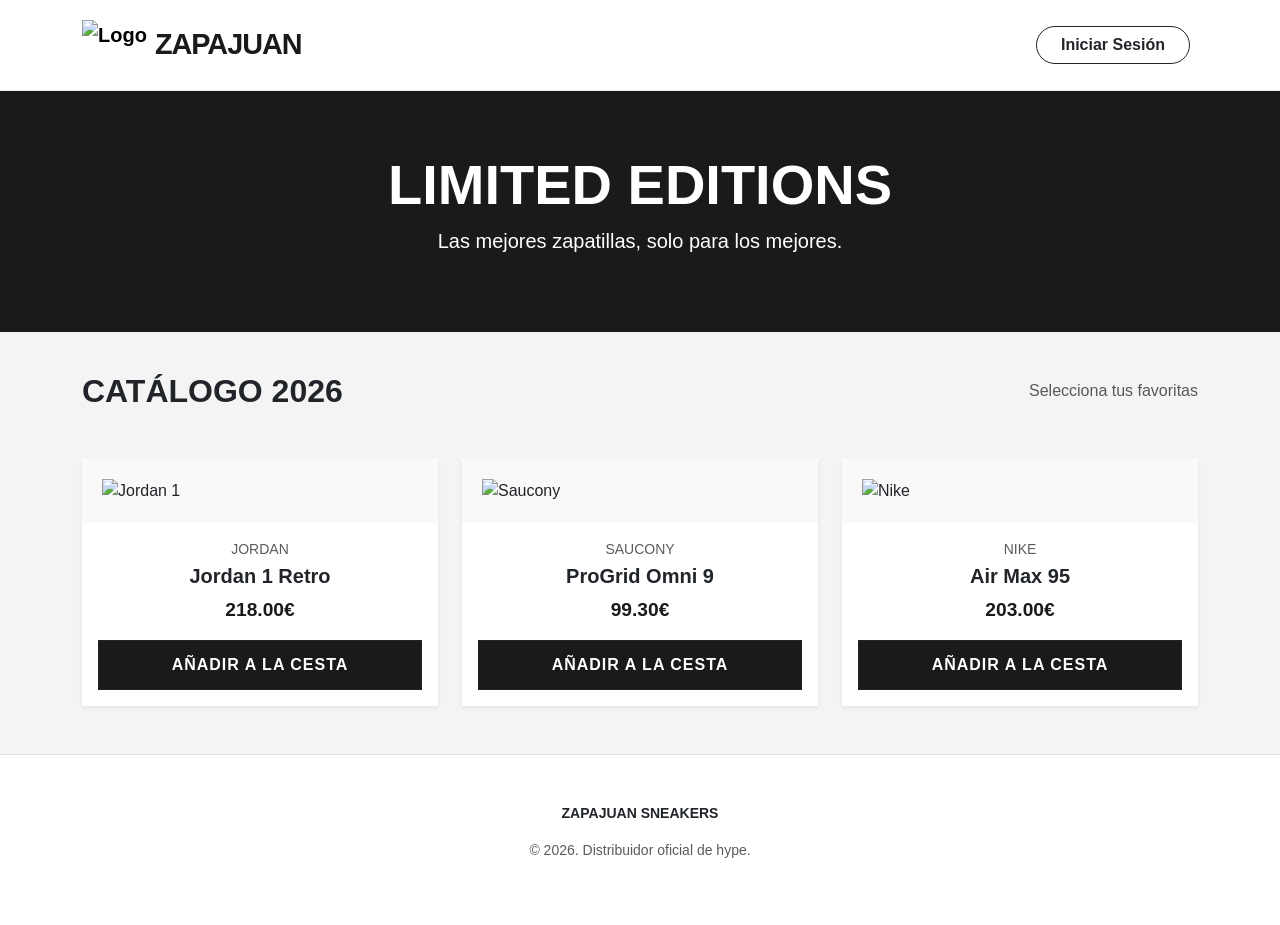
<file: src/main/resources/templates/html/index.html>
<!DOCTYPE html>
<html lang="es" xmlns:th="http://www.thymeleaf.org">
<head>
    <meta charset="UTF-8">
    <meta name="viewport" content="width=device-width, initial-scale=1.0">
    <link href="https://cdn.jsdelivr.net/npm/bootstrap@5.3.0/dist/css/bootstrap.min.css" rel="stylesheet">
    <link rel="stylesheet" href="https://cdn.jsdelivr.net/npm/bootstrap-icons@1.11.0/font/bootstrap-icons.css">
    <link rel="stylesheet" th:href="@{/css/index.css}">
    <title>ZapaJuan | Premium Sneaker Shop</title>
    <style>
        :root { --main-dark: #1a1a1a; }
        body { font-family: 'Inter', sans-serif; background-color: #f4f4f4; }
        
        /* Navbar Minimalista */
        .custom-navbar { background: white; padding: 15px 0; border-bottom: 1px solid #eee; }
        .brand-text { letter-spacing: -1px; font-size: 1.8rem; color: var(--main-dark); }
        
        /* Cards Estilo Boutique */
        .card { 
            border-radius: 0; /* Estilo moderno cuadrado */
            transition: transform 0.3s ease, shadow 0.3s ease;
            overflow: hidden;
            border: 1px solid #eee;
        }
        .card:hover { 
            transform: translateY(-10px); 
            box-shadow: 0 20px 40px rgba(0,0,0,0.1) !important;
        }
        .card-img-top {
            padding: 20px;
            background: #f9f9f9;
            transition: background 0.3s;
        }
        .card:hover .card-img-top { background: #fff; }
        
        .btn-dark {
            background: var(--main-dark);
            border-radius: 0;
            text-transform: uppercase;
            font-weight: bold;
            letter-spacing: 1px;
            padding: 12px;
        }

        /* Banner de Hero */
        .hero-banner {
            background: var(--main-dark);
            color: white;
            padding: 60px 0;
            margin-bottom: 40px;
            text-align: center;
        }

        /* Badge de precio */
        .price-tag {
            font-size: 1.2rem;
            color: var(--main-dark);
            font-weight: 800;
        }

        /* Botón de Checkout Flotante (Reemplaza al icono del carrito) */
        .floating-checkout {
            position: fixed;
            bottom: 30px;
            right: 30px;
            z-index: 1000;
            display: none; /* Se activa por JS */
        }
    </style>
</head>
<body>

    <nav class="navbar navbar-expand-lg sticky-top custom-navbar">
        <div class="container">
            <a class="navbar-brand fw-bold d-flex align-items-center" th:href="@{/}">
                <img th:src="@{/imagenes/logoTienda.png}" alt="Logo" style="height: 50px;">
                <span class="brand-text ms-2">ZAPAJUAN</span>
            </a>
            
            <div class="ms-auto d-flex align-items-center">
                <a class="btn btn-outline-dark me-2 px-4 rounded-pill fw-bold" th:href="@{/login}">
                    Iniciar Sesión
                </a>
            </div>
        </div>
    </nav>

    <header class="hero-banner">
        <div class="container">
            <h1 class="display-4 fw-bold">LIMITED EDITIONS</h1>
            <p class="lead">Las mejores zapatillas, solo para los mejores.</p>
        </div>
    </header>

    <main class="container">
        <div class="d-flex justify-content-between align-items-center mb-5">
            <h2 class="fw-bold m-0">CATÁLOGO 2026</h2>
            <span class="text-muted" id="items-info">Selecciona tus favoritas</span>
        </div>

        <div class="row g-4">
            <div class="col-md-6 col-lg-4">
                <div class="card h-100 shadow-sm border-0">
                    <img th:src="@{/imagenes/jordan_1_retro.png}" class="card-img-top" alt="Jordan 1">
                    <div class="card-body text-center">
                        <p class="text-uppercase text-muted small mb-1">Jordan</p>
                        <h5 class="fw-bold">Jordan 1 Retro</h5>
                        <p class="price-tag">218.00€</p>
                        <button class="btn btn-dark w-100 btn-add-cart" data-id="1" data-nombre="Jordan 1 Retro" data-precio="218">
                            Añadir a la cesta
                        </button>
                    </div>
                </div>
            </div>

            <div class="col-md-6 col-lg-4">
                <div class="card h-100 shadow-sm border-0">
                    <img th:src="@{/imagenes/Saucony_ProGrid_Omni_9.jpg}" class="card-img-top" alt="Saucony">
                    <div class="card-body text-center">
                        <p class="text-uppercase text-muted small mb-1">Saucony</p>
                        <h5 class="fw-bold">ProGrid Omni 9</h5>
                        <p class="price-tag">99.30€</p>
                        <button class="btn btn-dark w-100 btn-add-cart" data-id="2" data-nombre="ProGrid Omni 9" data-precio="99.30">
                            Añadir a la cesta
                        </button>
                    </div>
                </div>
            </div>

            <div class="col-md-6 col-lg-4">
                <div class="card h-100 shadow-sm border-0">
                    <img th:src="@{/imagenes/arimax.jpg}" class="card-img-top" alt="Nike">
                    <div class="card-body text-center">
                        <p class="text-uppercase text-muted small mb-1">Nike</p>
                        <h5 class="fw-bold">Air Max 95</h5>
                        <p class="price-tag">203.00€</p>
                        <button class="btn btn-dark w-100 btn-add-cart" data-id="3" data-nombre="Air Max 95" data-precio="203">
                            Añadir a la cesta
                        </button>
                    </div>
                </div>
            </div>

            </div>
    </main>

	<div id="btn-finalizar" class="floating-checkout" style="display: none; position: fixed; bottom: 30px; right: 30px; z-index: 1000;">
	    <a th:href="@{/login}" class="btn btn-primary btn-lg rounded-pill shadow-lg px-5 py-3 fw-bold">
	        <i class="bi bi-bag-check-fill me-2"></i> FINALIZAR COMPRA (<span id="count-final">0</span>)
	    </a>
	</div>

    <footer class="py-5 bg-white border-top mt-5">
        <div class="container text-center text-muted small">
            <p class="fw-bold text-dark">ZAPAJUAN SNEAKERS</p>
            <p>&copy; 2026. Distribuidor oficial de hype.</p>
        </div>
    </footer>

    <script src="https://cdn.jsdelivr.net/npm/bootstrap@5.3.0/dist/js/bootstrap.bundle.min.js"></script>
    <script th:src="@{/js/index-tienda.js}"></script>
</body>
</html>
</file>
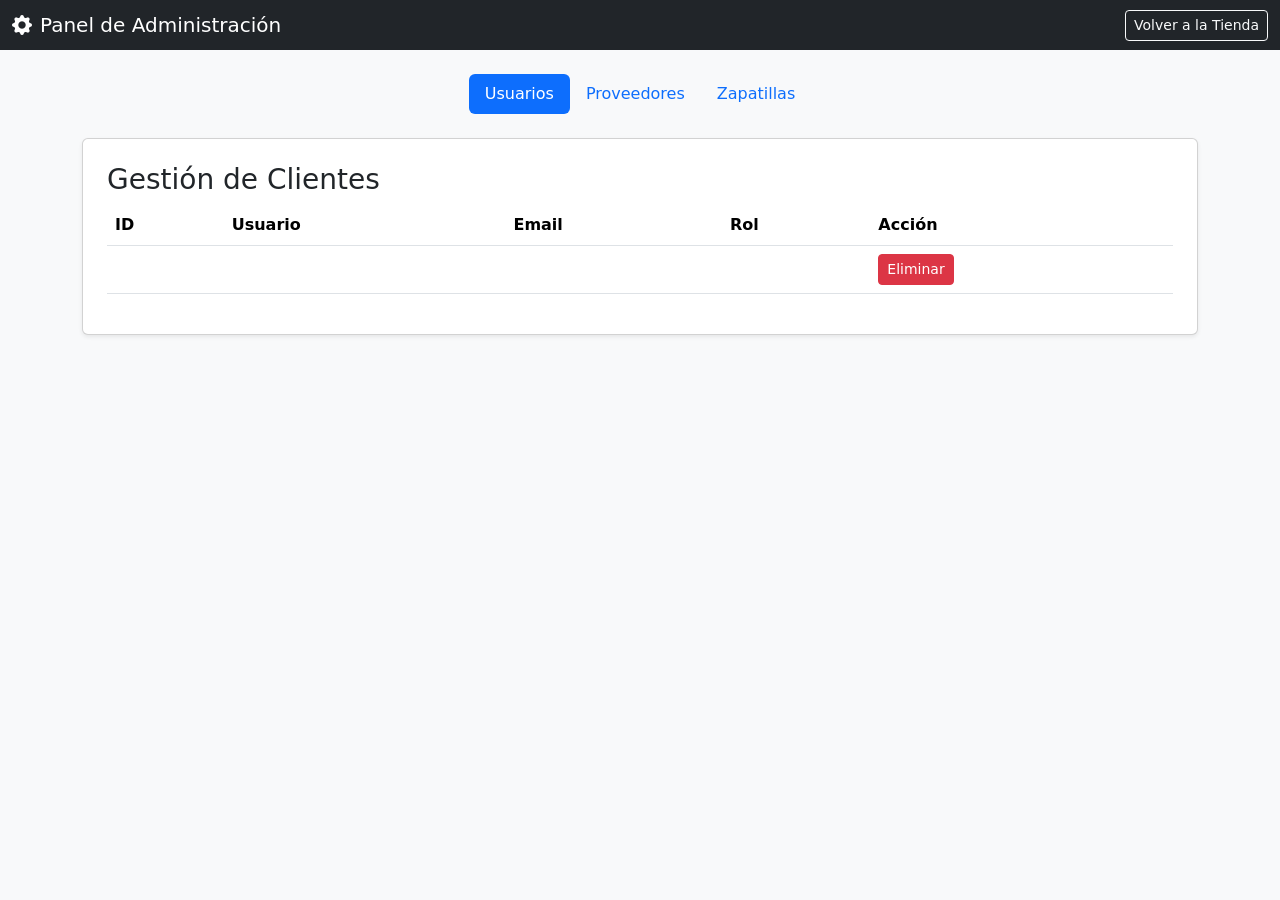
<file: src/main/resources/templates/html/admin_dashboard.html>
<!DOCTYPE html>
<html lang="es" xmlns:th="http://www.thymeleaf.org">
<head>
    <meta charset="UTF-8">
    <title>ZapaJuan - Panel Admin</title>
    <link href="https://cdn.jsdelivr.net/npm/bootstrap@5.3.0/dist/css/bootstrap.min.css" rel="stylesheet">
    <link rel="stylesheet" href="https://cdn.jsdelivr.net/npm/bootstrap-icons@1.11.0/font/bootstrap-icons.css">
</head>
<body class="bg-light">

<nav class="navbar navbar-dark bg-dark mb-4">
    <div class="container-fluid">
        <span class="navbar-brand mb-0 h1"><i class="bi bi-gear-fill me-2"></i>Panel de Administración</span>
        <a th:href="@{/bienvenida}" class="btn btn-outline-light btn-sm">Volver a la Tienda</a>
    </div>
</nav>

<div class="container">
    <ul class="nav nav-pills mb-4 justify-content-center" id="pills-tab" role="tablist">
        <li class="nav-item"><button class="nav-link active" data-bs-toggle="pill" data-bs-target="#tab-usuarios">Usuarios</button></li>
        <li class="nav-item"><button class="nav-link" data-bs-toggle="pill" data-bs-target="#tab-proveedores">Proveedores</button></li>
        <li class="nav-item"><button class="nav-link" data-bs-toggle="pill" data-bs-target="#tab-zapas">Zapatillas</button></li>
    </ul>

    <div class="tab-content" id="pills-tabContent">
        <div class="tab-pane fade show active" id="tab-usuarios">
            <div class="card shadow-sm p-4">
                <h3>Gestión de Clientes</h3>
                <table class="table">
                    <thead><tr><th>ID</th><th>Usuario</th><th>Email</th><th>Rol</th><th>Acción</th></tr></thead>
                    <tbody>
                        <tr th:each="u : ${usuarios}">
                            <td th:text="${u.id}"></td>
                            <td th:text="${u.usuario}"></td>
                            <td th:text="${u.email}"></td>
                            <td><span class="badge bg-info text-dark" th:text="${u.rol}"></span></td>
                            <td><a th:href="@{'/admin/usuario/eliminar/' + ${u.id}}" class="btn btn-sm btn-danger">Eliminar</a></td>
                        </tr>
                    </tbody>
                </table>
            </div>
        </div>

        <div class="tab-pane fade" id="tab-proveedores">
            <div class="card shadow-sm p-4">
                <div class="d-flex justify-content-between mb-3">
                    <h3>Proveedores</h3>
                    <button class="btn btn-primary" data-bs-toggle="modal" data-bs-target="#modalProvedor">Añadir Proveedor</button>
                </div>
                <table class="table">
                    <thead><tr><th>Nombre</th><th>Email</th><th>Teléfono</th><th>Acción</th></tr></thead>
                    <tbody>
                        <tr th:each="p : ${proveedores}">
                            <td th:text="${p.nombre}"></td>
                            <td th:text="${p.correo}"></td>
                            <td th:text="${p.telefono}"></td>
                            <td><a th:href="@{'/admin/provedor/eliminar/' + ${p.id}}" class="btn btn-sm btn-danger">Eliminar</a></td>
                        </tr>
                    </tbody>
                </table>
            </div>
        </div>

        <div class="tab-pane fade" id="tab-zapas">
            <div class="card shadow-sm p-4">
                <div class="d-flex justify-content-between mb-3">
                    <h3>Inventario</h3>
                    <button class="btn btn-success" data-bs-toggle="modal" data-bs-target="#modalProducto">Añadir Zapatilla</button>
                </div>
                <table class="table">
                    <thead><tr><th>Nombre</th><th>Marca</th><th>Modelo</th><th>Talla</th><th>Precio</th><th>Acción</th></tr></thead>
                    <tbody>
                        <tr th:each="prod : ${productos}">
                            <td th:text="${prod.nombre}"></td>
                            <td th:text="${prod.marca}"></td>
                            <td th:text="${prod.modelo}"></td>
                            <td th:text="${prod.talla}"></td>
                            <td th:text="${prod.precio} + '€'"></td>
                            <td><a th:href="@{'/admin/producto/eliminar/' + ${prod.id}}" class="btn btn-sm btn-danger">Eliminar</a></td>
                        </tr>
                    </tbody>
                </table>
            </div>
        </div>
    </div>
</div>

<div class="modal fade" id="modalProducto" tabindex="-1">
    <div class="modal-dialog">
        <form th:action="@{/admin/producto/guardar}" th:object="${nuevoProducto}" method="post" class="modal-content">
            <div class="modal-header"><h5 class="modal-title">Nueva Zapatilla</h5></div>
            <div class="modal-body">
                <input type="text" th:field="*{nombre}" class="form-control mb-2" placeholder="Nombre Comercial" required>
                <input type="text" th:field="*{marca}" class="form-control mb-2" placeholder="Marca (Ej: Nike)" required>
                <input type="text" th:field="*{modelo}" class="form-control mb-2" placeholder="Modelo" required>
                <input type="text" th:field="*{talla}" class="form-control mb-2" placeholder="Talla" required>
                <input type="number" step="0.01" th:field="*{precio}" class="form-control mb-2" placeholder="Precio (€)" required>
            </div>
            <div class="modal-footer">
                <button type="submit" class="btn btn-success">Guardar</button>
            </div>
        </form>
    </div>
</div>

<div class="modal fade" id="modalProvedor" tabindex="-1">
    <div class="modal-dialog">
        <form th:action="@{/admin/provedor/guardar}" th:object="${nuevoProvedor}" method="post" class="modal-content">
            <div class="modal-header"><h5 class="modal-title">Nuevo Proveedor</h5></div>
            <div class="modal-body">
                <input type="text" th:field="*{nombre}" class="form-control mb-2" placeholder="Nombre" required>
                <input type="text" th:field="*{direccion}" class="form-control mb-2" placeholder="Dirección">
                <input type="text" th:field="*{telefono}" class="form-control mb-2" placeholder="Teléfono">
                <input type="email" th:field="*{correo}" class="form-control mb-2" placeholder="Email">
            </div>
            <div class="modal-footer"><button type="submit" class="btn btn-primary">Guardar</button></div>
        </form>
    </div>
</div>

<script src="https://cdn.jsdelivr.net/npm/bootstrap@5.3.0/dist/js/bootstrap.bundle.min.js"></script>
</body>
</html>
</file>
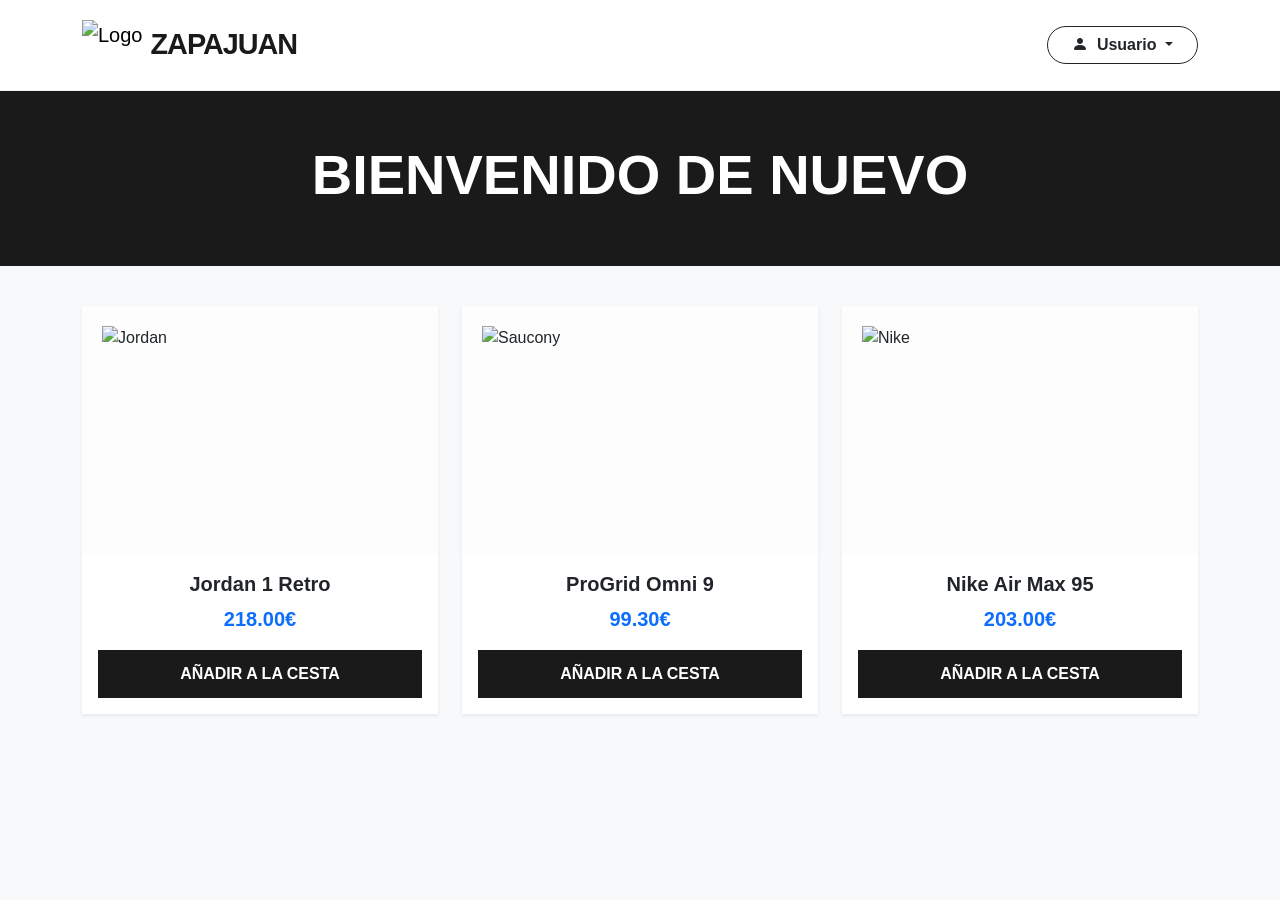
<file: src/main/resources/templates/html/bienvenida.html>
<!DOCTYPE html>
<html lang="es" xmlns:th="http://www.thymeleaf.org">
<head>
    <meta charset="UTF-8">
    <meta name="viewport" content="width=device-width, initial-scale=1.0">
    <link href="https://cdn.jsdelivr.net/npm/bootstrap@5.3.0/dist/css/bootstrap.min.css" rel="stylesheet">
    <link rel="stylesheet" href="https://cdn.jsdelivr.net/npm/bootstrap-icons@1.11.0/font/bootstrap-icons.css">
    <link rel="stylesheet" th:href="@{/css/index.css}">
    <title>ZapaJuan | Panel VIP</title>
    <style>
        :root { --main-dark: #1a1a1a; }
        body { font-family: 'Inter', sans-serif; background-color: #f8f9fa; }
        .custom-navbar { background: white; padding: 15px 0; border-bottom: 1px solid #eee; }
        .brand-text { letter-spacing: -1px; font-size: 1.8rem; color: var(--main-dark); font-weight: 800; text-decoration: none; }
        .card { border-radius: 0; transition: all 0.3s ease; border: 1px solid #eee; }
        .card:hover { transform: translateY(-10px); box-shadow: 0 15px 30px rgba(0,0,0,0.1) !important; }
        .card-img-top { height: 250px; object-fit: contain; padding: 20px; background: #fdfdfd; }
        .btn-dark { background: var(--main-dark); border-radius: 0; text-transform: uppercase; font-weight: bold; padding: 12px; border: none; }
        .hero-banner { background: var(--main-dark); color: white; padding: 50px 0; margin-bottom: 40px; text-align: center; }
        .floating-checkout { position: fixed; bottom: 30px; right: 30px; z-index: 1000; display: none; }
    </style>
</head>
<body>

    <nav class="navbar navbar-expand-lg sticky-top custom-navbar">
        <div class="container">
            <a class="navbar-brand d-flex align-items-center" th:href="@{/bienvenida}">
                <img th:src="@{/imagenes/logoTienda.png}" alt="Logo" style="height: 50px;">
                <span class="brand-text ms-2">ZAPAJUAN</span>
            </a>
            
            <div class="ms-auto d-flex align-items-center">
                <div class="dropdown">
                    <button class="btn btn-outline-dark rounded-pill px-4 fw-bold dropdown-toggle" type="button" data-bs-toggle="dropdown">
                        <i class="bi bi-person-fill me-1"></i>
                        <span th:text="${nombreUsuario}">Usuario</span>
                    </button>
                    <ul class="dropdown-menu dropdown-menu-end shadow border-0 mt-2">
                        <li><a class="dropdown-item py-2" th:href="@{/confirmacion}"><i class="bi bi-bag-check me-2"></i>Mis Pedidos</a></li>
                        <li><hr class="dropdown-divider"></li>
                        <li><a class="dropdown-item py-2 text-danger" th:href="@{/logout}"><i class="bi bi-box-arrow-right me-2"></i>Cerrar Sesión</a></li>
                    </ul>
                </div>
            </div>
        </div>
    </nav>

    <header class="hero-banner">
        <div class="container">
            <h1 class="display-4 fw-bold">BIENVENIDO DE NUEVO</h1>
        </div>
    </header>

    <main class="container mb-5">
        <div class="row g-4">
            <div class="col-md-6 col-lg-4">
                <div class="card h-100 shadow-sm border-0">
                    <img th:src="@{/imagenes/jordan_1_retro.png}" class="card-img-top" alt="Jordan">
                    <div class="card-body text-center">
                        <h5 class="card-title fw-bold">Jordan 1 Retro</h5>
                        <p class="fw-bold text-primary fs-5 mt-auto">218.00€</p>
                        <button class="btn btn-dark w-100 btn-add-cart">Añadir a la cesta</button>
                    </div>
                </div>
            </div>
            <div class="col-md-6 col-lg-4">
                <div class="card h-100 shadow-sm border-0">
                    <img th:src="@{/imagenes/Saucony_ProGrid_Omni_9.jpg}" class="card-img-top" alt="Saucony">
                    <div class="card-body text-center">
                        <h5 class="card-title fw-bold">ProGrid Omni 9</h5>
                        <p class="fw-bold text-primary fs-5 mt-auto">99.30€</p>
                        <button class="btn btn-dark w-100 btn-add-cart">Añadir a la cesta</button>
                    </div>
                </div>
            </div>
            <div class="col-md-6 col-lg-4">
                <div class="card h-100 shadow-sm border-0">
                    <img th:src="@{/imagenes/arimax.jpg}" class="card-img-top" alt="Nike">
                    <div class="card-body text-center">
                        <h5 class="card-title fw-bold">Nike Air Max 95</h5>
                        <p class="fw-bold text-primary fs-5 mt-auto">203.00€</p>
                        <button class="btn btn-dark w-100 btn-add-cart">Añadir a la cesta</button>
                    </div>
                </div>
            </div>
        </div>
    </main>

    <div id="btn-finalizar" class="floating-checkout">
        <a th:href="@{/confirmacion}" class="btn btn-primary btn-lg rounded-pill shadow-lg px-5 py-3 fw-bold">
            <i class="bi bi-credit-card-2-back me-2"></i> IR A LA CESTA (<span id="count-final">0</span>)
        </a>
    </div>

    <script src="https://cdn.jsdelivr.net/npm/bootstrap@5.3.0/dist/js/bootstrap.bundle.min.js"></script>
    <script th:src="@{/js/index-tienda.js}"></script>
</body>
</html>
</file>
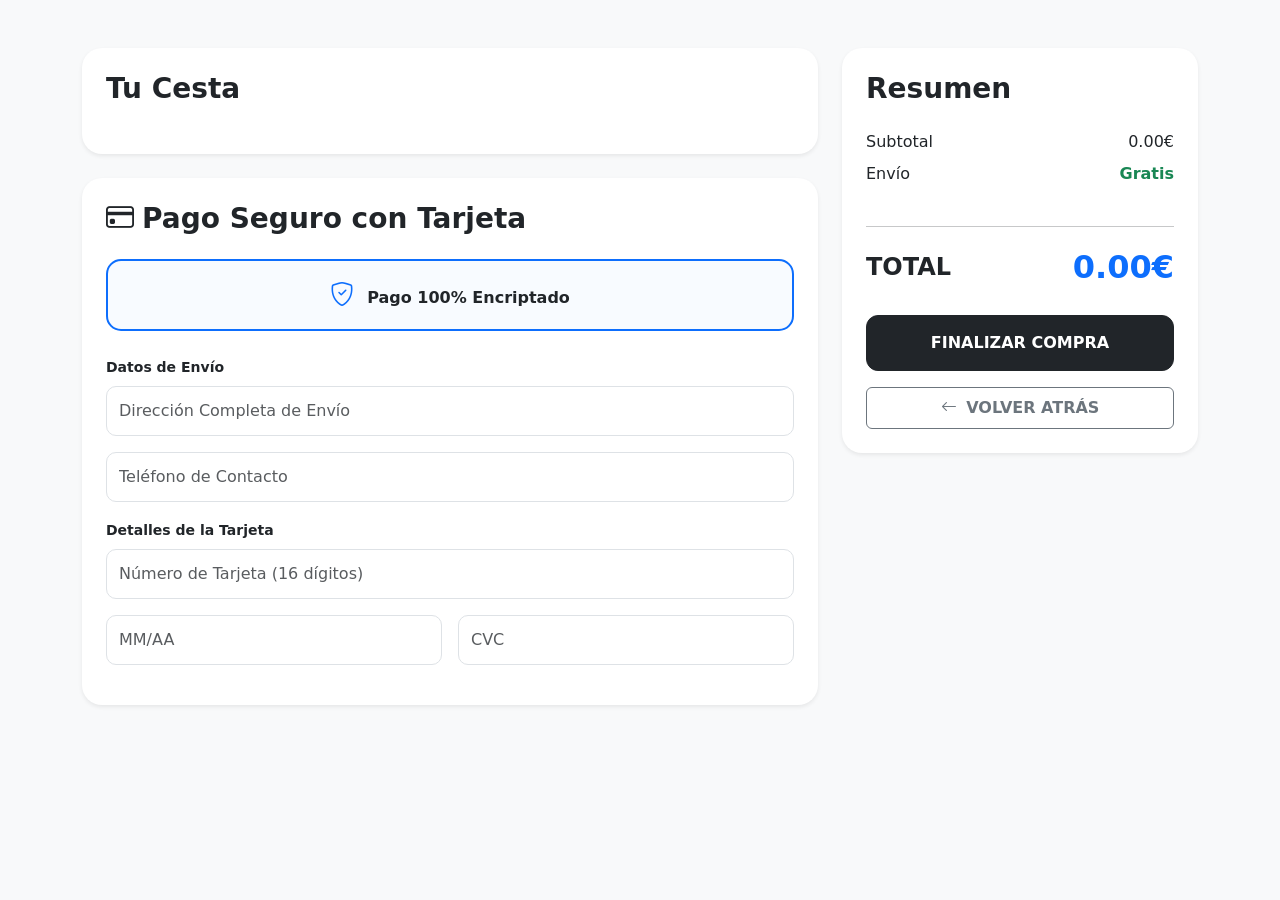
<file: src/main/resources/templates/html/confirmacion.html>
<!DOCTYPE html>
<html lang="es" xmlns:th="http://www.thymeleaf.org">
<head>
    <meta charset="UTF-8">
    <meta name="viewport" content="width=device-width, initial-scale=1.0">
    <link href="https://cdn.jsdelivr.net/npm/bootstrap@5.3.0/dist/css/bootstrap.min.css" rel="stylesheet">
    <link rel="stylesheet" href="https://cdn.jsdelivr.net/npm/bootstrap-icons@1.11.0/font/bootstrap-icons.css">
    <title>ZapaJuan - Confirmar Pedido</title>
    <style>
        .card { border-radius: 20px; border: none; }
        .form-control { border-radius: 10px; padding: 12px; }
        /* Estilo para resaltar que solo se acepta tarjeta */
        .payment-method-card { border: 2px solid #0d6efd; border-radius: 15px; background-color: #f8fbff; }
        .total-price { font-size: 2rem; color: #0d6efd; }
        .btn-pay { padding: 15px; border-radius: 12px; }
    </style>
</head>
<body class="bg-light">
    <div class="container py-5">
        <div class="row g-4">
            <div class="col-lg-8">
                <div class="card shadow-sm p-4 mb-4 bg-white">
                    <h2 class="h3 fw-bold mb-4">Tu Cesta</h2>
                    <table class="table table-borderless align-middle mb-0">
                        <tbody id="lista-carrito"></tbody>
                    </table>
                </div>

                <div class="card shadow-sm p-4 bg-white">
                    <h2 class="h3 fw-bold mb-4"><i class="bi bi-credit-card me-2"></i>Pago Seguro con Tarjeta</h2>
                    
                    <div class="row mb-4">
                        <div class="col-12">
                            <div class="payment-method-card p-3 text-center">
                                <i class="bi bi-shield-check text-primary fs-4 me-2"></i>
                                <span class="fw-bold">Pago 100% Encriptado</span>
                            </div>
                        </div>
                    </div>

                    <form id="form-registro">
                        <div class="mb-3">
                            <label class="form-label fw-bold small">Datos de Envío</label>
                            <input type="text" id="direccion-input" class="form-control mb-3" placeholder="Dirección Completa de Envío" required>
                            <input type="tel" id="telefono-input" class="form-control mb-3" placeholder="Teléfono de Contacto" required>
                        </div>

                        <div class="mb-3">
                            <label class="form-label fw-bold small">Detalles de la Tarjeta</label>
                            <div class="row g-3">
                                <div class="col-12">
                                    <input type="text" class="form-control" placeholder="Número de Tarjeta (16 dígitos)" maxlength="16" required>
                                </div>
                                <div class="col-6">
                                    <input type="text" class="form-control" placeholder="MM/AA" maxlength="5" required>
                                </div>
                                <div class="col-6">
                                    <input type="password" class="form-control" placeholder="CVC" maxlength="3" required>
                                </div>
                            </div>
                        </div>
                    </form>
                </div>
            </div>

            <div class="col-lg-4">
                <div class="card shadow-sm p-4 bg-white sticky-top" style="top: 2rem;">
                    <h2 class="h3 fw-bold mb-4">Resumen</h2>
                    <div class="d-flex justify-content-between mb-2">
                        <span>Subtotal</span>
                        <span id="subtotal">0.00€</span>
                    </div>
                    <div class="d-flex justify-content-between mb-4">
                        <span>Envío</span>
                        <span class="text-success fw-bold">Gratis</span>
                    </div>
                    <hr>
                    <div class="d-flex justify-content-between align-items-center mb-4">
                        <span class="fs-4 fw-bold">TOTAL</span>
                        <span id="total" class="total-price fw-bold">0.00€</span>
                    </div>
                    
                    <button type="submit" form="form-registro" class="btn btn-dark w-100 btn-pay fw-bold mb-3">
                        FINALIZAR COMPRA
                    </button>
                    
                    <a th:href="@{/bienvenida}" class="btn btn-outline-secondary w-100 py-2 fw-bold">
                        <i class="bi bi-arrow-left me-1"></i> VOLVER ATRÁS
                    </a>
                </div>
            </div>
        </div>
    </div>

    <script th:src="@{/js/confirmacion.js}"></script>
</body>
</html>
</file>
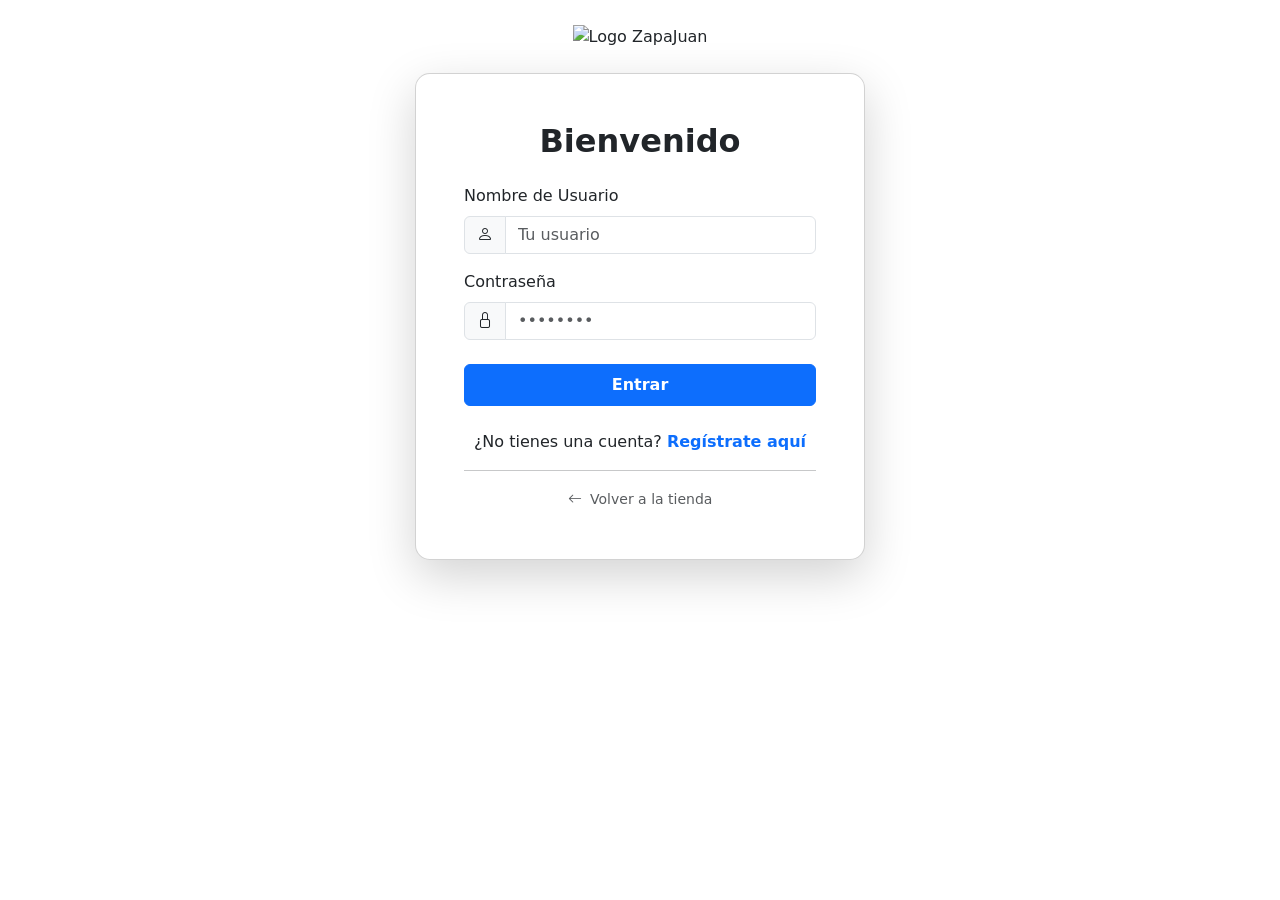
<file: src/main/resources/templates/html/login.html>
<!DOCTYPE html>
<html lang="es" xmlns:th="http://www.thymeleaf.org">
<head>
    <meta charset="UTF-8">
    <meta name="viewport" content="width=device-width, initial-scale=1.0">
    <link href="https://cdn.jsdelivr.net/npm/bootstrap@5.3.0/dist/css/bootstrap.min.css" rel="stylesheet">
    <link rel="stylesheet" href="https://cdn.jsdelivr.net/npm/bootstrap-icons@1.11.0/font/bootstrap-icons.css">
    
    <link rel="stylesheet" th:href="@{/css/form.css}">
    
    <title>Iniciar Sesión - ZapaJuan</title>
</head>
<body>
    <header class="py-4">
        <div class="container text-center">
            <a th:href="@{/}">
                <img th:src="@{/imagenes/logoTienda.png}" alt="Logo ZapaJuan" style="height: 80px; width: auto;">
            </a>
        </div>
    </header>
    
    <div class="container d-flex justify-content-center align-items-center mb-5">
        <div class="card shadow-lg" style="width: 100%; max-width: 450px; border-radius: 15px;">
            <div class="card-body p-5">
                <h2 class="card-title text-center mb-4 fw-bold">Bienvenido</h2>
                
                <form th:action="@{/login}" method="post">
                    
                    <div class="mb-3">
                        <label class="form-label">Nombre de Usuario</label>
                        <div class="input-group">
                            <span class="input-group-text"><i class="bi bi-person"></i></span>
                            <input type="text" name="username" class="form-control" placeholder="Tu usuario" required>
                        </div>
                    </div>

                    <div class="mb-4">
                        <label class="form-label">Contraseña</label>
                        <div class="input-group">
                            <span class="input-group-text"><i class="bi bi-lock"></i></span>
                            <input type="password" name="password" class="form-control" placeholder="••••••••" required>
                        </div>
                    </div>

                    <button type="submit" class="btn btn-primary w-100 py-2 fw-bold">Entrar</button>
                </form>
                
                <div class="text-center mt-4">
                    <p class="mb-0">¿No tienes una cuenta? 
                        <a th:href="@{/register}" class="text-decoration-none fw-bold">Regístrate aquí</a>
                    </p>
                    <hr>
                    <a th:href="@{/}" class="text-muted text-decoration-none small">
                        <i class="bi bi-arrow-left me-1"></i> Volver a la tienda
                    </a>
                </div>
            </div>
        </div>
    </div>

    <script src="https://cdn.jsdelivr.net/npm/bootstrap@5.3.0/dist/js/bootstrap.bundle.min.js"></script>
</body>
</html>
</file>
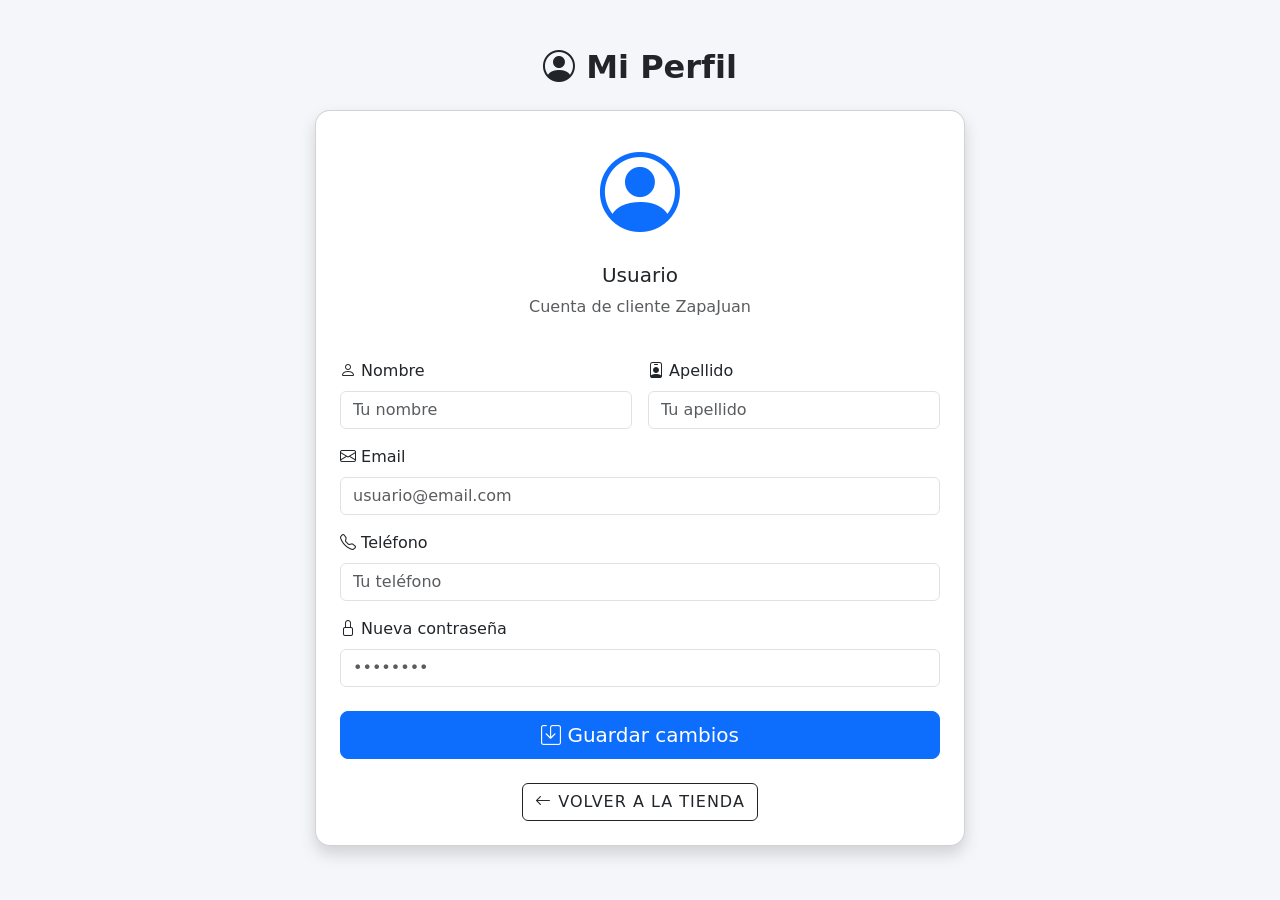
<file: src/main/resources/templates/html/perfil.html>
<!DOCTYPE html>
<html lang="es" xmlns:th="http://www.thymeleaf.org">

<head>
<meta charset="UTF-8">
<title>Mi Perfil | ZapaJuan</title>

<link href="https://cdn.jsdelivr.net/npm/bootstrap@5.3.0/dist/css/bootstrap.min.css" rel="stylesheet">
<link rel="stylesheet" href="https://cdn.jsdelivr.net/npm/bootstrap-icons@1.11.0/font/bootstrap-icons.css">

<style>
body {
    background:#f5f6fa;
}
.profile-card {
    border-radius:15px;
}
.avatar {
    font-size:80px;
    color:#0d6efd;
}
.btn-back {
    text-transform: uppercase;
    letter-spacing: 1px;
}
</style>

</head>

<body>

<div class="container mt-5">

    <h2 class="text-center fw-bold mb-4">
        <i class="bi bi-person-circle"></i> Mi Perfil
    </h2>

    <div class="card shadow profile-card mx-auto p-4" style="max-width:650px;">

        <div class="text-center mb-4">
            <i class="bi bi-person-circle avatar"></i>
            <h5 class="mt-2" th:text="${nombreUsuario}">Usuario</h5>
            <p class="text-muted">Cuenta de cliente ZapaJuan</p>
        </div>

        <!-- Formulario de perfil -->
        <form th:action="@{/perfil/guardar}" method="post">

            <div class="row g-3">

                <div class="col-md-6">
                    <label class="form-label">
                        <i class="bi bi-person"></i> Nombre
                    </label>
                    <input type="text" class="form-control" name="nombre" th:value="${nombre}" placeholder="Tu nombre" required>
                </div>

                <div class="col-md-6">
                    <label class="form-label">
                        <i class="bi bi-person-badge"></i> Apellido
                    </label>
                    <input type="text" class="form-control" name="apellido" th:value="${apellido}" placeholder="Tu apellido" required>
                </div>

            </div>

            <div class="mt-3">
                <label class="form-label">
                    <i class="bi bi-envelope"></i> Email
                </label>
                <input type="email" class="form-control" name="email" th:value="${email}" placeholder="usuario@email.com" required>
            </div>

            <div class="mt-3">
                <label class="form-label">
                    <i class="bi bi-telephone"></i> Teléfono
                </label>
                <input type="text" class="form-control" name="telefono" th:value="${telefono}" placeholder="Tu teléfono" required>
            </div>

            <div class="mt-3">
                <label class="form-label">
                    <i class="bi bi-lock"></i> Nueva contraseña
                </label>
                <input type="password" class="form-control" name="password" placeholder="••••••••">
            </div>

            <div class="d-grid mt-4">
                <button type="submit" class="btn btn-primary btn-lg">
                    <i class="bi bi-save"></i> Guardar cambios
                </button>
            </div>

        </form>

        <div class="text-center mt-4">
            <a th:href="@{/bienvenida}" class="btn btn-outline-dark btn-back">
                <i class="bi bi-arrow-left"></i> Volver a la tienda
            </a>
        </div>

    </div>

</div>

<script src="https://cdn.jsdelivr.net/npm/bootstrap@5.3.0/dist/js/bootstrap.bundle.min.js"></script>
</body>
</html>
</file>
